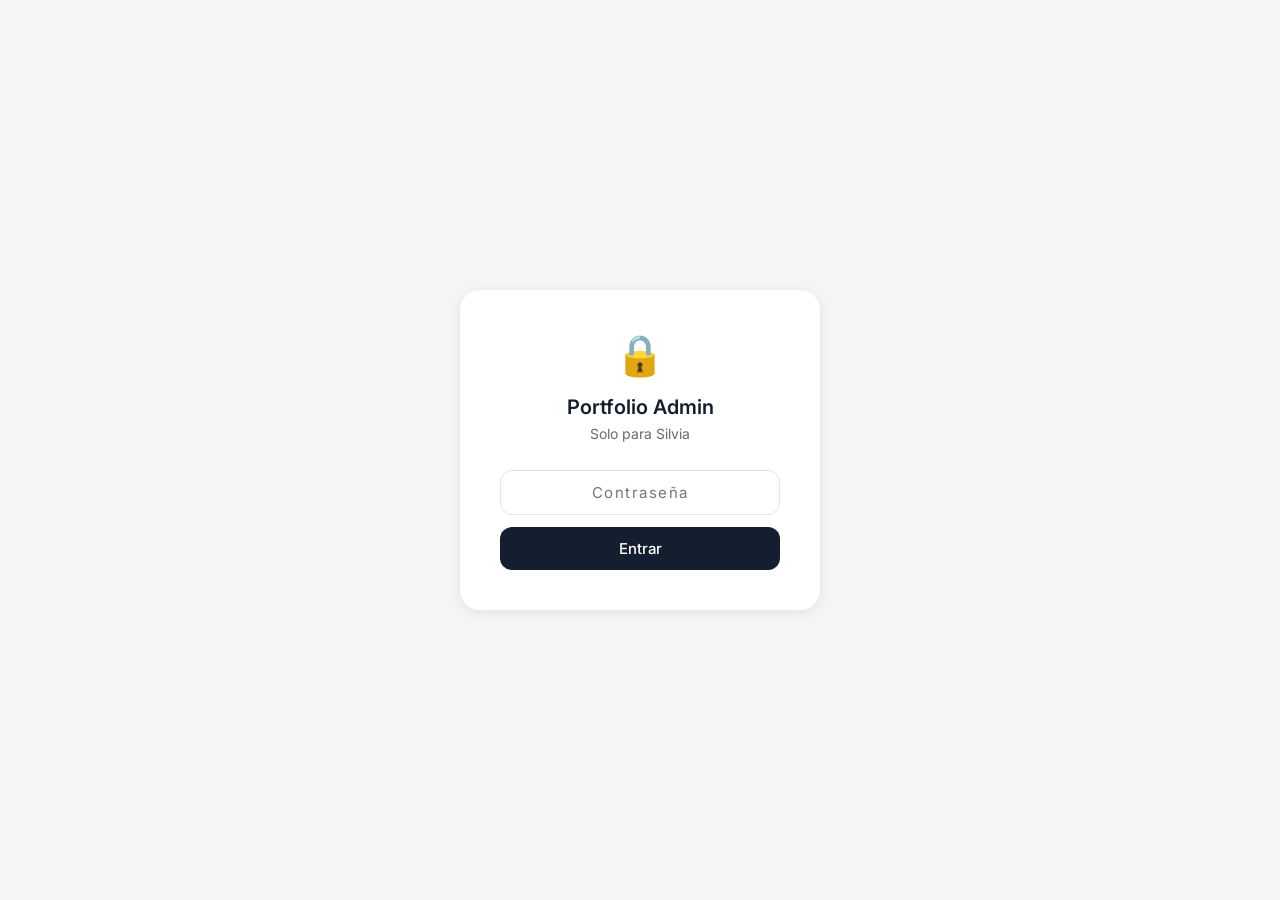
<file: admin.html>
<!DOCTYPE html>
<html lang="es">
<head>
  <meta charset="UTF-8">
  <meta name="viewport" content="width=device-width, initial-scale=1.0">
  <title>Admin — Silvia's Portfolio</title>
  <link href="https://fonts.googleapis.com/css2?family=Inter:wght@400;500;600&display=swap" rel="stylesheet">
  <style>
    * { box-sizing: border-box; margin: 0; padding: 0; }
    body { font-family: 'Inter', sans-serif; background: #f5f5f5; min-height: 100vh; color: #131e2e; }

    /* LOGIN */
    #login-screen { display: flex; align-items: center; justify-content: center; min-height: 100vh; }
    .login-box { background: white; border-radius: 20px; padding: 40px; width: 360px; box-shadow: 0 2px 12px rgba(0,0,0,0.08); text-align: center; }
    .login-emoji { font-size: 40px; margin-bottom: 16px; }
    .login-title { font-size: 20px; font-weight: 600; margin-bottom: 6px; }
    .login-sub   { font-size: 14px; color: #6b6b6b; margin-bottom: 28px; }
    .login-input { width: 100%; padding: 12px 16px; border: 1.5px solid #e4e4e4; border-radius: 12px; font-size: 15px; font-family: 'Inter', sans-serif; outline: none; margin-bottom: 12px; transition: border-color 0.2s; text-align: center; letter-spacing: 0.1em; }
    .login-input:focus { border-color: #c8d8f0; }
    .login-btn { width: 100%; padding: 12px; background: #131e2e; color: white; border: none; border-radius: 12px; font-size: 15px; font-weight: 500; font-family: 'Inter', sans-serif; cursor: pointer; transition: background 0.2s; }
    .login-btn:hover { background: #2a3a52; }
    .login-error { font-size: 13px; color: #e04444; margin-top: 10px; display: none; }

    /* DASHBOARD */
    #dashboard { display: none; }
    .dash-header { background: white; border-bottom: 1px solid #e4e4e4; padding: 16px 40px; display: flex; align-items: center; justify-content: space-between; position: sticky; top: 0; z-index: 20; }
    .dash-title { font-size: 17px; font-weight: 600; }
    .dash-sub   { font-size: 12px; color: #aaa; margin-top: 2px; }
    .header-actions { display: flex; gap: 8px; align-items: center; }
    .btn { font-size: 13px; cursor: pointer; padding: 7px 14px; border-radius: 100px; font-family: 'Inter', sans-serif; border: 1px solid #e4e4e4; background: none; color: #6b6b6b; transition: all 0.15s; white-space: nowrap; }
    .btn:hover { border-color: #131e2e; color: #131e2e; }
    .btn-primary { background: #131e2e; color: white; border-color: #131e2e; }
    .btn-primary:hover { background: #2a3a52; color: white; }
    .btn-danger { background: #e04444; color: white; border-color: #e04444; }
    .btn-danger:hover { background: #c03333; color: white; }

    /* BULK ACTION BAR */
    .bulk-bar { background: #131e2e; color: white; padding: 10px 40px; display: none; align-items: center; justify-content: space-between; font-size: 13px; position: sticky; top: 57px; z-index: 19; }
    .bulk-bar.visible { display: flex; }
    .bulk-bar-info { font-weight: 500; }
    .bulk-bar-actions { display: flex; gap: 8px; }
    .bulk-btn { font-size: 12px; cursor: pointer; padding: 5px 12px; border-radius: 100px; font-family: 'Inter', sans-serif; border: 1px solid rgba(255,255,255,0.3); background: none; color: white; transition: background 0.15s; }
    .bulk-btn:hover { background: rgba(255,255,255,0.15); }

    .dash-body { padding: 28px 40px; max-width: 1000px; margin: 0 auto; }

    /* STATS */
    .stats-row { display: grid; grid-template-columns: repeat(5, 1fr); gap: 14px; margin-bottom: 28px; }
    .stat-card { background: white; border-radius: 14px; padding: 18px 22px; box-shadow: 0 1px 3px rgba(0,0,0,0.06); cursor: default; transition: box-shadow 0.15s; }
    .stat-card.clickable { cursor: pointer; }
    .stat-card.clickable:hover { box-shadow: 0 4px 12px rgba(0,0,0,0.1); }
    .stat-num   { font-size: 28px; font-weight: 600; }
    .stat-label { font-size: 12px; color: #6b6b6b; margin-top: 3px; }
    .stat-card.highlight { background: #131e2e; }
    .stat-card.highlight .stat-num   { color: white; }
    .stat-card.highlight .stat-label { color: rgba(255,255,255,0.45); }
    .stat-card.active-filter { box-shadow: 0 0 0 2px #131e2e; }

    /* SECTION */
    .section { margin-bottom: 28px; }
    .section-header { display: flex; align-items: center; justify-content: space-between; margin-bottom: 12px; }
    .section-title { font-size: 14px; font-weight: 600; display: flex; align-items: center; gap: 6px; }
    .section-count { font-size: 12px; font-weight: 400; color: #aaa; }

    /* FILTERS */
    .filter-row { display: flex; gap: 6px; margin-bottom: 14px; flex-wrap: wrap; }
    .filter-pill { font-size: 12px; cursor: pointer; padding: 5px 12px; border-radius: 100px; font-family: 'Inter', sans-serif; border: 1px solid #e4e4e4; background: white; color: #6b6b6b; transition: all 0.15s; }
    .filter-pill:hover { border-color: #131e2e; color: #131e2e; }
    .filter-pill.active { background: #131e2e; color: white; border-color: #131e2e; }

    /* SELECT ALL ROW */
    .select-all-row { display: flex; align-items: center; gap: 10px; padding: 10px 16px; background: #f9f9f9; border-radius: 10px; margin-bottom: 8px; font-size: 13px; color: #6b6b6b; }
    .select-all-row input[type=checkbox] { width: 15px; height: 15px; cursor: pointer; accent-color: #131e2e; }

    /* SESSION GROUP */
    .session-group { background: white; border-radius: 14px; box-shadow: 0 1px 3px rgba(0,0,0,0.06); margin-bottom: 10px; overflow: hidden; border: 1.5px solid transparent; transition: border-color 0.15s; }
    .session-group.has-selected { border-color: #c8d8f0; }
    .session-header { padding: 10px 16px; display: flex; align-items: center; gap: 10px; border-bottom: 1px solid #f0f0f0; background: #fafafa; }
    .session-check { width: 15px; height: 15px; cursor: pointer; accent-color: #131e2e; flex-shrink: 0; }
    .session-info { flex: 1; display: flex; align-items: center; gap: 8px; }
    .session-badge { font-size: 11px; font-weight: 600; color: #4a6a9a; background: #eef3fa; border-radius: 100px; padding: 2px 9px; }
    .session-time { font-size: 12px; color: #aaa; }
    .session-unread-badge { font-size: 10px; font-weight: 600; color: white; background: #4a6a9a; border-radius: 100px; padding: 2px 7px; }

    /* MESSAGE ITEM */
    .message-item { padding: 11px 16px 11px 42px; display: flex; align-items: flex-start; gap: 10px; border-bottom: 1px solid #f5f5f5; position: relative; transition: background 0.15s; }
    .message-item:last-child { border-bottom: none; }
    .message-item.unread { background: #fafcff; }
    .message-item.unread:hover { background: #f0f6ff; cursor: pointer; }
    .message-check { position: absolute; left: 16px; top: 14px; width: 14px; height: 14px; cursor: pointer; accent-color: #131e2e; }
    .message-unread-dot { width: 6px; height: 6px; border-radius: 50%; background: #4a6a9a; flex-shrink: 0; margin-top: 6px; transition: opacity 0.2s; }
    .message-read-spacer { width: 6px; flex-shrink: 0; }
    .message-content { flex: 1; }
    .message-text { font-size: 14px; line-height: 1.5; color: #131e2e; }
    .message-time { font-size: 11px; color: #bbb; margin-top: 2px; }

    /* SHOW ALL TOGGLE */
    .show-all-btn { width: 100%; text-align: center; padding: 12px; font-size: 13px; color: #6b6b6b; cursor: pointer; background: white; border-radius: 14px; border: 1.5px dashed #e4e4e4; transition: all 0.15s; }
    .show-all-btn:hover { border-color: #131e2e; color: #131e2e; }

    /* REACTIONS */
    .reactions-grid { display: grid; grid-template-columns: repeat(auto-fill, minmax(210px, 1fr)); gap: 12px; }
    .reaction-card { background: white; border-radius: 14px; padding: 16px 18px; box-shadow: 0 1px 3px rgba(0,0,0,0.06); }
    .reaction-card-header { display: flex; align-items: center; justify-content: space-between; margin-bottom: 10px; }
    .reaction-msg-label { font-size: 12px; color: #6b6b6b; flex: 1; line-height: 1.3; }
    .reaction-total { font-size: 11px; font-weight: 600; color: #4a6a9a; background: #eef3fa; border-radius: 100px; padding: 2px 8px; margin-left: 8px; flex-shrink: 0; }
    .reaction-emoji-list { display: flex; flex-wrap: wrap; gap: 6px; margin-bottom: 6px; }
    .reaction-pill { display: inline-flex; align-items: center; gap: 4px; background: #f5f5f5; border-radius: 100px; padding: 5px 10px; font-size: 15px; }
    .reaction-pill-count { font-size: 12px; font-weight: 600; color: #131e2e; }
    .reaction-date { font-size: 11px; color: #bbb; }
    .new-badge { font-size: 10px; font-weight: 600; color: white; background: #c07050; border-radius: 100px; padding: 2px 7px; }

    /* VISITORS */
    .visitor-list { display: flex; flex-direction: column; gap: 10px; }
    .visitor-card {
      background: white; border-radius: 14px;
      box-shadow: 0 1px 3px rgba(0,0,0,0.06);
      overflow: hidden;
    }
    .visitor-header {
      padding: 14px 18px;
      display: flex; align-items: center; justify-content: space-between;
      border-bottom: 1px solid #f0f0f0;
    }
    .visitor-left { display: flex; align-items: center; gap: 10px; }
    .visitor-avatar {
      width: 32px; height: 32px; border-radius: 50%;
      background: #131e2e; color: white;
      display: flex; align-items: center; justify-content: center;
      font-size: 11px; font-weight: 600; letter-spacing: 0.05em; flex-shrink: 0;
    }
    .visitor-session { font-size: 13px; font-weight: 600; color: #131e2e; }
    .visitor-time { font-size: 11px; color: #aaa; margin-top: 1px; }
    .visitor-stats { display: flex; gap: 8px; }
    .visitor-stat-pill {
      font-size: 11px; font-weight: 500;
      border-radius: 100px; padding: 3px 9px;
    }
    .visitor-stat-pill.msgs { background: #eef3fa; color: #4a6a9a; }
    .visitor-stat-pill.reactions { background: #fdf3ee; color: #c07050; }
    .visitor-body { padding: 12px 18px; display: flex; flex-direction: column; gap: 8px; }
    .visitor-messages { display: flex; flex-direction: column; gap: 4px; }
    .visitor-msg {
      font-size: 13px; color: #131e2e; line-height: 1.4;
      padding: 7px 12px; background: #f7f9ff;
      border-radius: 8px; border-left: 2px solid #c8d8f0;
    }
    .visitor-msg-time { font-size: 11px; color: #bbb; margin-top: 2px; }
    .visitor-reactions { display: flex; flex-wrap: wrap; gap: 6px; padding-top: 4px; }
    .visitor-reaction-item {
      display: flex; align-items: center; gap: 5px;
      font-size: 12px; color: #6b6b6b;
      background: #f5f5f5; border-radius: 100px; padding: 4px 10px;
    }
    .visitor-reaction-label { font-size: 11px; color: #aaa; }

    .empty-state { text-align: center; padding: 40px; color: #6b6b6b; font-size: 14px; background: white; border-radius: 14px; }
    .loading-state { text-align: center; padding: 24px; color: #aaa; font-size: 14px; }
  </style>
</head>
<body>

  <div id="login-screen">
    <div class="login-box">
      <div class="login-emoji">🔒</div>
      <div class="login-title">Portfolio Admin</div>
      <div class="login-sub">Solo para Silvia</div>
      <input type="password" id="pw-input" class="login-input" placeholder="Contraseña" />
      <button class="login-btn" onclick="checkPassword()">Entrar</button>
      <div id="login-error" class="login-error">Contraseña incorrecta</div>
    </div>
  </div>

  <div id="dashboard">

    <!-- STICKY HEADER -->
    <div class="dash-header">
      <div>
        <div class="dash-title">Portfolio Admin 👋</div>
        <div class="dash-sub" id="last-updated">Cargando...</div>
      </div>
      <div class="header-actions">
        <button class="btn" onclick="loadData()">↻ Actualizar</button>
        <div class="btn" onclick="logout()">Salir</div>
      </div>
    </div>

    <!-- BULK ACTION BAR -->
    <div class="bulk-bar" id="bulk-bar">
      <div class="bulk-bar-info" id="bulk-info">0 seleccionados</div>
      <div class="bulk-bar-actions">
        <button class="bulk-btn" onclick="bulkMarkRead()">✓ Marcar como leídos</button>
        <button class="bulk-btn" onclick="clearSelection()">✕ Cancelar</button>
      </div>
    </div>

    <div class="dash-body">

      <!-- STATS — clickable filters -->
      <div class="stats-row">
        <div class="stat-card highlight clickable" id="stat-card-unread" onclick="setFilter('unread')">
          <div class="stat-num" id="stat-unread">—</div>
          <div class="stat-label">Sin leer</div>
        </div>
        <div class="stat-card clickable" id="stat-card-all" onclick="setFilter('all')">
          <div class="stat-num" id="stat-messages">—</div>
          <div class="stat-label">Mensajes totales</div>
        </div>
        <div class="stat-card">
          <div class="stat-num" id="stat-sessions">—</div>
          <div class="stat-label">Visitas únicas</div>
        </div>
        <div class="stat-card">
          <div class="stat-num" id="stat-reactions">—</div>
          <div class="stat-label">Reacciones</div>
        </div>
        <div class="stat-card" style="border: 1.5px solid #c07050;">
          <div class="stat-num" id="stat-new-reactions" style="color:#c07050;">—</div>
          <div class="stat-label">Reacciones nuevas</div>
        </div>
      </div>

      <!-- MESSAGES -->
      <div class="section">
        <div class="section-header">
          <div class="section-title">
            💌 Mensajes
            <span class="section-count" id="messages-count"></span>
          </div>
        </div>

        <!-- FILTERS -->
        <div class="filter-row">
          <div class="filter-pill active" id="filter-unread" onclick="setFilter('unread')">Sin leer</div>
          <div class="filter-pill" id="filter-all" onclick="setFilter('all')">Todos</div>
          <div class="filter-pill" id="filter-sessions" onclick="setFilter('sessions')">Por sesión</div>
        </div>

        <!-- SELECT ALL -->
        <div class="select-all-row" id="select-all-row">
          <input type="checkbox" id="select-all-cb" onchange="toggleSelectAll(this.checked)">
          <label for="select-all-cb" style="cursor:pointer">Seleccionar todos</label>
        </div>

        <div id="messages-list"><div class="loading-state">Cargando...</div></div>
      </div>

      <!-- REACTIONS -->
      <div class="section">
        <div class="section-title">✨ Reacciones por mensaje</div>
        <div id="reactions-grid" class="reactions-grid"><div class="loading-state">Cargando...</div></div>
      </div>

      <!-- VISITORS -->
      <div class="section">
        <div class="section-header">
          <div class="section-title">👤 Visitantes
            <span class="section-count" id="visitors-count"></span>
          </div>
        </div>
        <div id="visitors-list" class="visitor-list"><div class="loading-state">Cargando...</div></div>
      </div>

    </div>
  </div>

  <script>
    const SUPA_URL = 'https://ncgpeftflcvlvedmpfno.supabase.co';
    const SUPA_KEY = 'eyJhbGciOiJIUzI1NiIsInR5cCI6IkpXVCJ9.eyJpc3MiOiJzdXBhYmFzZSIsInJlZiI6Im5jZ3BlZnRmbGN2bHZlZG1wZm5vIiwicm9sZSI6ImFub24iLCJpYXQiOjE3NzM1ODU3OTUsImV4cCI6MjA4OTE2MTc5NX0.-5kdnQhtjg_4nebCeReHEE-rYZAulSlQYjA0M2LK5Zg';
    const ADMIN_PASSWORD = 'rosi2024';
    const MESSAGE_LABELS = [
      '🧚🏻‍♀️ Hi, I\'m Silvia!',
      '👵🏻 Silvi / Sil / Zirvi',
      '🤠 Product Designer at Ogilvy',
      '🌟 Open to new opportunities',
      '🌒 Dark past... events!',
      '🫡 Home office manager',
      '💖 Photo of Rosi',
      '💌 Drop me a message'
    ];

    let allMessages = [];
    let allReactions = [];
    let currentFilter = 'unread';
    let selectedIds = new Set();

    // AUTH
    function checkPassword() {
      const val = document.getElementById('pw-input').value;
      if (val === ADMIN_PASSWORD) {
        document.getElementById('login-screen').style.display = 'none';
        document.getElementById('dashboard').style.display = 'block';
        sessionStorage.setItem('admin_auth', '1');
        loadData();
      } else {
        document.getElementById('login-error').style.display = 'block';
        document.getElementById('pw-input').value = '';
      }
    }
    document.getElementById('pw-input').addEventListener('keydown', e => { if (e.key === 'Enter') checkPassword(); });
    function logout() { sessionStorage.removeItem('admin_auth'); document.getElementById('dashboard').style.display = 'none'; document.getElementById('login-screen').style.display = 'flex'; }
    if (sessionStorage.getItem('admin_auth') === '1') { document.getElementById('login-screen').style.display = 'none'; document.getElementById('dashboard').style.display = 'block'; loadData(); }

    // UTILS
    function formatTime(iso) {
      const d = new Date(iso);
      return d.toLocaleDateString('es-ES', { day: 'numeric', month: 'short', year: 'numeric' }) + ' · ' + d.toLocaleTimeString('es-ES', { hour: '2-digit', minute: '2-digit' });
    }
    function timeAgo(iso) {
      const diff = Math.floor((Date.now() - new Date(iso)) / 1000);
      if (diff < 60) return 'ahora mismo';
      if (diff < 3600) return `hace ${Math.floor(diff/60)} min`;
      if (diff < 86400) return `hace ${Math.floor(diff/3600)}h`;
      if (diff < 604800) return `hace ${Math.floor(diff/86400)} días`;
      return formatTime(iso);
    }
    async function supaFetch(table, params = '') {
      const res = await fetch(`${SUPA_URL}/rest/v1/${table}?${params}`, { headers: { 'apikey': SUPA_KEY, 'Authorization': `Bearer ${SUPA_KEY}` } });
      return res.json();
    }
    async function markRead(id) {
      await fetch(`${SUPA_URL}/rest/v1/messages?id=eq.${id}`, { method: 'PATCH', headers: { 'Content-Type': 'application/json', 'apikey': SUPA_KEY, 'Authorization': `Bearer ${SUPA_KEY}`, 'Prefer': 'return=minimal' }, body: JSON.stringify({ read: true }) });
    }

    // SELECTION
    function toggleSelectAll(checked) {
      const checkboxes = document.querySelectorAll('.message-check');
      checkboxes.forEach(cb => {
        cb.checked = checked;
        const id = cb.dataset.id;
        if (checked) selectedIds.add(id);
        else selectedIds.delete(id);
      });
      updateBulkBar();
    }
    function toggleSelect(id, checked) {
      if (checked) selectedIds.add(id);
      else selectedIds.delete(id);
      updateBulkBar();
      // update select-all state
      const all = document.querySelectorAll('.message-check');
      const allChecked = [...all].every(cb => cb.checked);
      document.getElementById('select-all-cb').checked = allChecked && all.length > 0;
    }
    function updateBulkBar() {
      const bar = document.getElementById('bulk-bar');
      const count = selectedIds.size;
      if (count > 0) {
        bar.classList.add('visible');
        document.getElementById('bulk-info').textContent = `${count} mensaje${count !== 1 ? 's' : ''} seleccionado${count !== 1 ? 's' : ''}`;
      } else {
        bar.classList.remove('visible');
      }
    }
    function clearSelection() {
      selectedIds.clear();
      document.querySelectorAll('.message-check').forEach(cb => cb.checked = false);
      document.getElementById('select-all-cb').checked = false;
      updateBulkBar();
    }
    async function bulkMarkRead() {
      const ids = [...selectedIds];
      for (const id of ids) {
        await markRead(id);
        // update local
        const msg = allMessages.find(m => m.id === id);
        if (msg) msg.read = true;
        // update DOM
        const el = document.querySelector(`.message-item[data-id="${id}"]`);
        if (el) { el.classList.remove('unread'); const dot = el.querySelector('.message-unread-dot'); if (dot) dot.style.opacity = '0'; }
      }
      clearSelection();
      updateStats();
      renderMessages();
    }

    // FILTER
    function setFilter(f) {
      currentFilter = f;
      ['unread','all','sessions'].forEach(k => {
        document.getElementById('filter-' + k)?.classList.toggle('active', k === f);
      });
      clearSelection();
      renderMessages();
    }

    // STATS
    function updateStats() {
      const unread = allMessages.filter(m => !m.read).length;
      const uniqueSessions = new Set(allMessages.filter(m => m.session_id).map(m => m.session_id)).size;
      document.getElementById('stat-messages').textContent  = allMessages.length;
      document.getElementById('stat-reactions').textContent = allReactions.length;
      document.getElementById('stat-unread').textContent    = unread;
      document.getElementById('stat-sessions').textContent  = uniqueSessions || '—';
    }

    // RENDER MESSAGES
    function renderMessages() {
      const msgList = document.getElementById('messages-list');
      const selectAllRow = document.getElementById('select-all-row');

      if (!allMessages.length) {
        msgList.innerHTML = '<div class="empty-state">Aún no hay mensajes 💌</div>';
        selectAllRow.style.display = 'none';
        document.getElementById('messages-count').textContent = '';
        return;
      }

      if (currentFilter === 'sessions') {
        // Group by session
        selectAllRow.style.display = 'none';
        const groups = {};
        allMessages.forEach(msg => {
          const key = msg.session_id || ('solo-' + msg.id);
          if (!groups[key]) groups[key] = { session_id: msg.session_id, messages: [], unreadCount: 0 };
          groups[key].messages.push(msg);
          if (!msg.read) groups[key].unreadCount++;
        });

        const total = allMessages.length;
        document.getElementById('messages-count').textContent = `(${total})`;
        msgList.innerHTML = '';

        Object.entries(groups).forEach(([key, group]) => {
          const lastMsg = group.messages[0];
          const sessionLabel = group.session_id ? 'Sesión ' + group.session_id : 'Sin sesión';
          const msgCount = group.messages.length + (group.messages.length > 1 ? ' msgs' : ' msg');

          const groupEl = document.createElement('div');
          groupEl.className = 'session-group';
          groupEl.innerHTML = `
            <div class="session-header">
              <div class="session-info">
                <span class="session-badge">${sessionLabel}</span>
                <span class="session-time">${timeAgo(lastMsg.created_at)} · ${msgCount}</span>
                ${group.unreadCount > 0 ? `<span class="session-unread-badge">${group.unreadCount} sin leer</span>` : ''}
              </div>
            </div>
            <div class="session-messages"></div>
          `;
          msgList.appendChild(groupEl);
          const sessionMsgs = groupEl.querySelector('.session-messages');
          [...group.messages].reverse().forEach(msg => renderMessageItem(msg, sessionMsgs));
        });

      } else {
        // Flat list — unread or all
        let msgs = currentFilter === 'unread' ? allMessages.filter(m => !m.read) : allMessages;
        const unreadCount = allMessages.filter(m => !m.read).length;

        document.getElementById('messages-count').textContent = `(${msgs.length})`;
        selectAllRow.style.display = msgs.length ? 'flex' : 'none';
        msgList.innerHTML = '';

        if (!msgs.length && currentFilter === 'unread') {
          msgList.innerHTML = '<div class="empty-state">🎉 ¡Todo leído! No hay mensajes sin leer.</div>';
          selectAllRow.style.display = 'none';
          return;
        }

        const listEl = document.createElement('div');
        listEl.className = 'session-group';
        msgList.appendChild(listEl);
        msgs.forEach(msg => renderMessageItem(msg, listEl));

        // Show "ver todos" button when in unread mode and there are read messages
        if (currentFilter === 'unread' && allMessages.length > unreadCount) {
          const showAllBtn = document.createElement('div');
          showAllBtn.className = 'show-all-btn';
          showAllBtn.textContent = `Ver también los ${allMessages.length - unreadCount} mensajes leídos`;
          showAllBtn.onclick = () => setFilter('all');
          msgList.appendChild(showAllBtn);
        }
      }
    }

    function renderMessageItem(msg, container) {
      const el = document.createElement('div');
      el.className = 'message-item' + (msg.read ? '' : ' unread');
      el.dataset.id = msg.id;
      el.innerHTML = `
        <input type="checkbox" class="message-check" data-id="${msg.id}" onchange="toggleSelect('${msg.id}', this.checked)" onclick="event.stopPropagation()">
        ${!msg.read ? '<div class="message-unread-dot"></div>' : '<div class="message-read-spacer"></div>'}
        <div class="message-content">
          <div class="message-text">${msg.content}</div>
          <div class="message-time">${formatTime(msg.created_at)}</div>
        </div>
      `;
      if (!msg.read) {
        el.addEventListener('click', async (e) => {
          if (e.target.type === 'checkbox') return;
          el.classList.remove('unread');
          const dot = el.querySelector('.message-unread-dot');
          if (dot) dot.style.opacity = '0';
          await markRead(msg.id);
          msg.read = true;
          updateStats();
          // If in unread filter, remove from view
          if (currentFilter === 'unread') {
            el.style.opacity = '0';
            el.style.transition = 'opacity 0.3s';
            setTimeout(() => { el.remove(); renderMessages(); }, 300);
          }
        });
        el.title = 'Click para marcar como leído';
      }
      container.appendChild(el);
    }

    // RENDER REACTIONS
    function renderReactions() {
      const reactionsGrid = document.getElementById('reactions-grid');
      if (!allReactions.length) { reactionsGrid.innerHTML = '<div class="empty-state">Aún no hay reacciones ✨</div>'; return; }

      const grouped = {};
      allReactions.forEach(r => {
        if (!grouped[r.message_index]) grouped[r.message_index] = { emojis: {}, dates: [] };
        grouped[r.message_index].emojis[r.emoji] = (grouped[r.message_index].emojis[r.emoji] || 0) + 1;
        if (r.created_at) grouped[r.message_index].dates.push(r.created_at);
      });

      reactionsGrid.innerHTML = '';
      Object.entries(grouped)
        .sort((a, b) => Object.values(b[1].emojis).reduce((s,v)=>s+v,0) - Object.values(a[1].emojis).reduce((s,v)=>s+v,0))
        .forEach(([idx, data]) => {
          const card = document.createElement('div');
          card.className = 'reaction-card';
          const label = MESSAGE_LABELS[idx] || ('Mensaje ' + (parseInt(idx)+1));
          const total = Object.values(data.emojis).reduce((a,b)=>a+b,0);
          const latestDate = data.dates.length ? timeAgo(data.dates.sort().reverse()[0]) : '';
          const sortedEmojis = Object.entries(data.emojis).sort((a,b)=>b[1]-a[1]);
          card.innerHTML = `
            <div class="reaction-card-header">
              <div class="reaction-msg-label">${label}</div>
              <div class="reaction-total">${total}</div>
            </div>
            <div class="reaction-emoji-list">
              ${sortedEmojis.map(([e,c]) => `<div class="reaction-pill">${e}<span class="reaction-pill-count">${c}</span></div>`).join('')}
            </div>
            ${latestDate ? `<div class="reaction-date">Último: ${latestDate}</div>` : ''}
          `;
          reactionsGrid.appendChild(card);
        });
    }

    // LOAD DATA
    async function loadData() {
      document.getElementById('last-updated').textContent = 'Actualizando...';
      const [messages, reactions] = await Promise.all([
        supaFetch('messages', 'order=created_at.desc'),
        supaFetch('reactions', 'order=created_at.desc')
      ]);
      allMessages = Array.isArray(messages) ? messages : [];
      allReactions = Array.isArray(reactions) ? reactions : [];
      clearSelection();
      updateStats();
      renderMessages();
      renderReactions();
      renderVisitors();
      document.getElementById('last-updated').textContent = 'Actualizado: ' + timeAgo(new Date().toISOString());
    }

    function renderVisitors() {
      const visitorsList = document.getElementById('visitors-list');

      // Build a map of all sessions from messages + reactions
      const sessions = {};

      allMessages.forEach(msg => {
        const sid = msg.session_id || null;
        if (!sid) return;
        if (!sessions[sid]) sessions[sid] = { id: sid, messages: [], reactions: [], firstSeen: msg.created_at, lastSeen: msg.created_at };
        sessions[sid].messages.push(msg);
        if (msg.created_at < sessions[sid].firstSeen) sessions[sid].firstSeen = msg.created_at;
        if (msg.created_at > sessions[sid].lastSeen)  sessions[sid].lastSeen  = msg.created_at;
      });

      allReactions.forEach(r => {
        const sid = r.session_id || null;
        if (!sid) return;
        if (!sessions[sid]) sessions[sid] = { id: sid, messages: [], reactions: [], firstSeen: r.created_at, lastSeen: r.created_at };
        sessions[sid].reactions.push(r);
        if (r.created_at < sessions[sid].firstSeen) sessions[sid].firstSeen = r.created_at;
        if (r.created_at > sessions[sid].lastSeen)  sessions[sid].lastSeen  = r.created_at;
      });

      const sessionList = Object.values(sessions).sort((a, b) => new Date(b.lastSeen) - new Date(a.lastSeen));
      document.getElementById('visitors-count').textContent = sessionList.length ? `(${sessionList.length})` : '';

      if (!sessionList.length) {
        visitorsList.innerHTML = '<div class="empty-state">Aún no hay visitantes con sesión registrada</div>';
        return;
      }

      visitorsList.innerHTML = '';
      sessionList.forEach(session => {
        const card = document.createElement('div');
        card.className = 'visitor-card';

        const msgCount = session.messages.length;
        const reactionCount = session.reactions.length;

        // Group reactions by message_index
        const reactionsByMsg = {};
        session.reactions.forEach(r => {
          const label = MESSAGE_LABELS[r.message_index] || ('Mensaje ' + (parseInt(r.message_index)+1));
          if (!reactionsByMsg[label]) reactionsByMsg[label] = [];
          reactionsByMsg[label].push(r.emoji);
        });

        card.innerHTML = `
          <div class="visitor-header">
            <div class="visitor-left">
              <div class="visitor-avatar">${session.id}</div>
              <div>
                <div class="visitor-session">Sesión ${session.id}</div>
                <div class="visitor-time">${timeAgo(session.lastSeen)} · primera visita: ${formatTime(session.firstSeen)}</div>
              </div>
            </div>
            <div class="visitor-stats">
              ${msgCount ? `<span class="visitor-stat-pill msgs">💌 ${msgCount} mensaje${msgCount !== 1 ? 's' : ''}</span>` : ''}
              ${reactionCount ? `<span class="visitor-stat-pill reactions">✨ ${reactionCount} reaccion${reactionCount !== 1 ? 'es' : ''}</span>` : ''}
            </div>
          </div>
          <div class="visitor-body">
            ${msgCount ? `
              <div class="visitor-messages">
                ${session.messages.map(m => `
                  <div class="visitor-msg">
                    ${m.content}
                    <div class="visitor-msg-time">${formatTime(m.created_at)}</div>
                  </div>
                `).join('')}
              </div>
            ` : ''}
            ${reactionCount ? `
              <div>
                <div class="visitor-reaction-label">Reacciones:</div>
                <div class="visitor-reactions">
                  ${Object.entries(reactionsByMsg).map(([label, emojis]) =>
                    `<div class="visitor-reaction-item">${[...new Set(emojis)].join('')} <span>${label}</span></div>`
                  ).join('')}
                </div>
              </div>
            ` : ''}
          </div>
        `;
        visitorsList.appendChild(card);
      });
    }

    setInterval(loadData, 60000);

    // ── New reactions tracking ────────────────────────────────────────────
    const LAST_VISIT_KEY = 'admin_last_visit';

    function getLastVisit() {
      return localStorage.getItem(LAST_VISIT_KEY) || null;
    }

    function saveLastVisit() {
      localStorage.setItem(LAST_VISIT_KEY, new Date().toISOString());
    }

    // Save last visit on load and on logout
    const _origLogout = logout;
    function logout() {
      saveLastVisit();
      _origLogout();
    }

    // Override renderReactions to use lastVisit
    const _origRenderReactions = renderReactions;
    function renderReactions() {
      const reactionsGrid = document.getElementById('reactions-grid');
      if (!allReactions.length) { reactionsGrid.innerHTML = '<div class="empty-state">Aún no hay reacciones ✨</div>'; return; }

      const lastVisit = getLastVisit();

      const grouped = {};
      allReactions.forEach(r => {
        if (!grouped[r.message_index]) grouped[r.message_index] = { emojis: {}, dates: [], newCount: 0 };
        grouped[r.message_index].emojis[r.emoji] = (grouped[r.message_index].emojis[r.emoji] || 0) + 1;
        if (r.created_at) {
          grouped[r.message_index].dates.push(r.created_at);
          if (lastVisit && new Date(r.created_at) > new Date(lastVisit)) {
            grouped[r.message_index].newCount++;
          }
        }
      });

      // Update stat
      const totalNew = Object.values(grouped).reduce((s, d) => s + d.newCount, 0);
      document.getElementById('stat-new-reactions').textContent = totalNew || '—';

      reactionsGrid.innerHTML = '';
      Object.entries(grouped)
        .sort((a, b) => Object.values(b[1].emojis).reduce((s,v)=>s+v,0) - Object.values(a[1].emojis).reduce((s,v)=>s+v,0))
        .forEach(([idx, data]) => {
          const card = document.createElement('div');
          card.className = 'reaction-card';
          const label = MESSAGE_LABELS[idx] || ('Mensaje ' + (parseInt(idx)+1));
          const total = Object.values(data.emojis).reduce((a,b)=>a+b,0);
          const latestDate = data.dates.length ? timeAgo(data.dates.sort().reverse()[0]) : '';
          const sortedEmojis = Object.entries(data.emojis).sort((a,b)=>b[1]-a[1]);
          card.innerHTML = `
            <div class="reaction-card-header">
              <div class="reaction-msg-label">${label}</div>
              <div style="display:flex;gap:6px;align-items:center;">
                ${data.newCount > 0 ? `<span class="new-badge">+${data.newCount} new</span>` : ''}
                <div class="reaction-total">${total}</div>
              </div>
            </div>
            <div class="reaction-emoji-list">
              ${sortedEmojis.map(([e,c]) => `<div class="reaction-pill">${e}<span class="reaction-pill-count">${c}</span></div>`).join('')}
            </div>
            ${latestDate ? `<div class="reaction-date">Último: ${latestDate}</div>` : ''}
          `;
          reactionsGrid.appendChild(card);
        });

      // Save visit timestamp after rendering
      saveLastVisit();
    }
  </script>
</body>
</html>
</file>
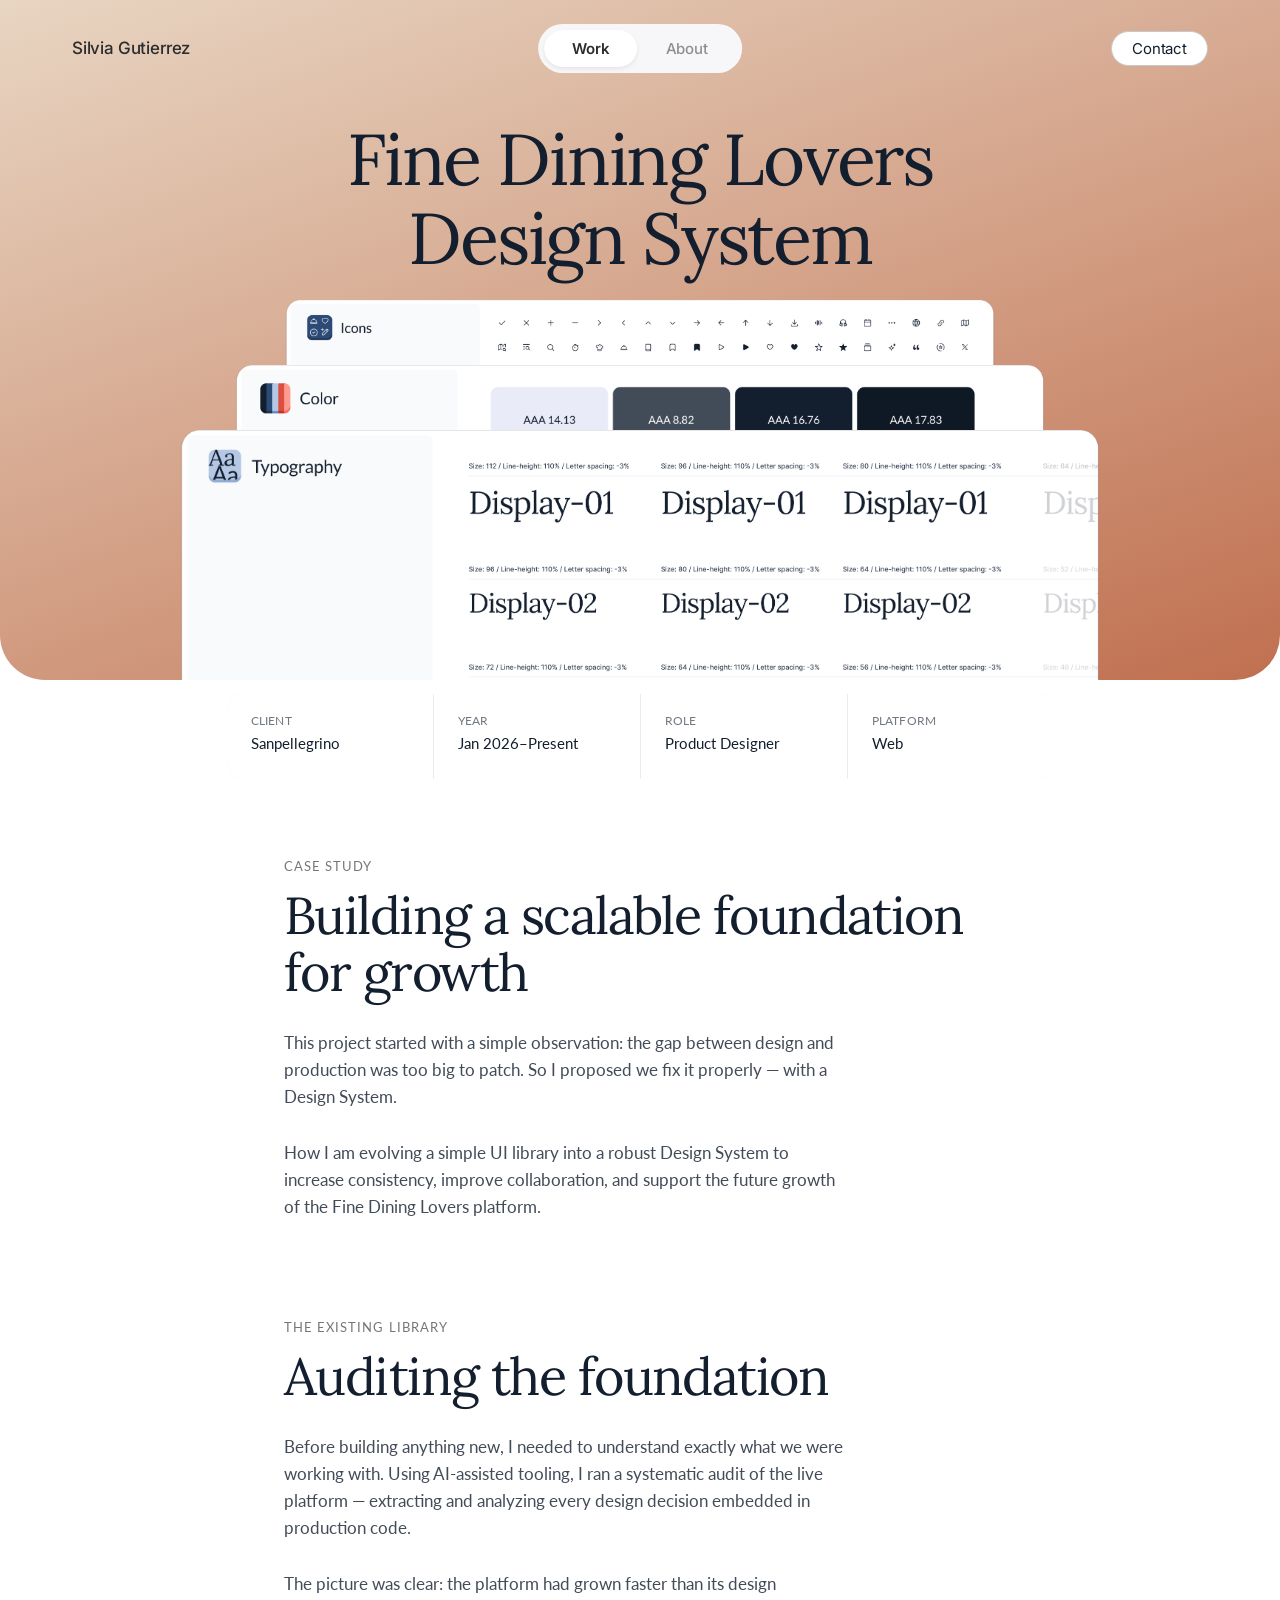
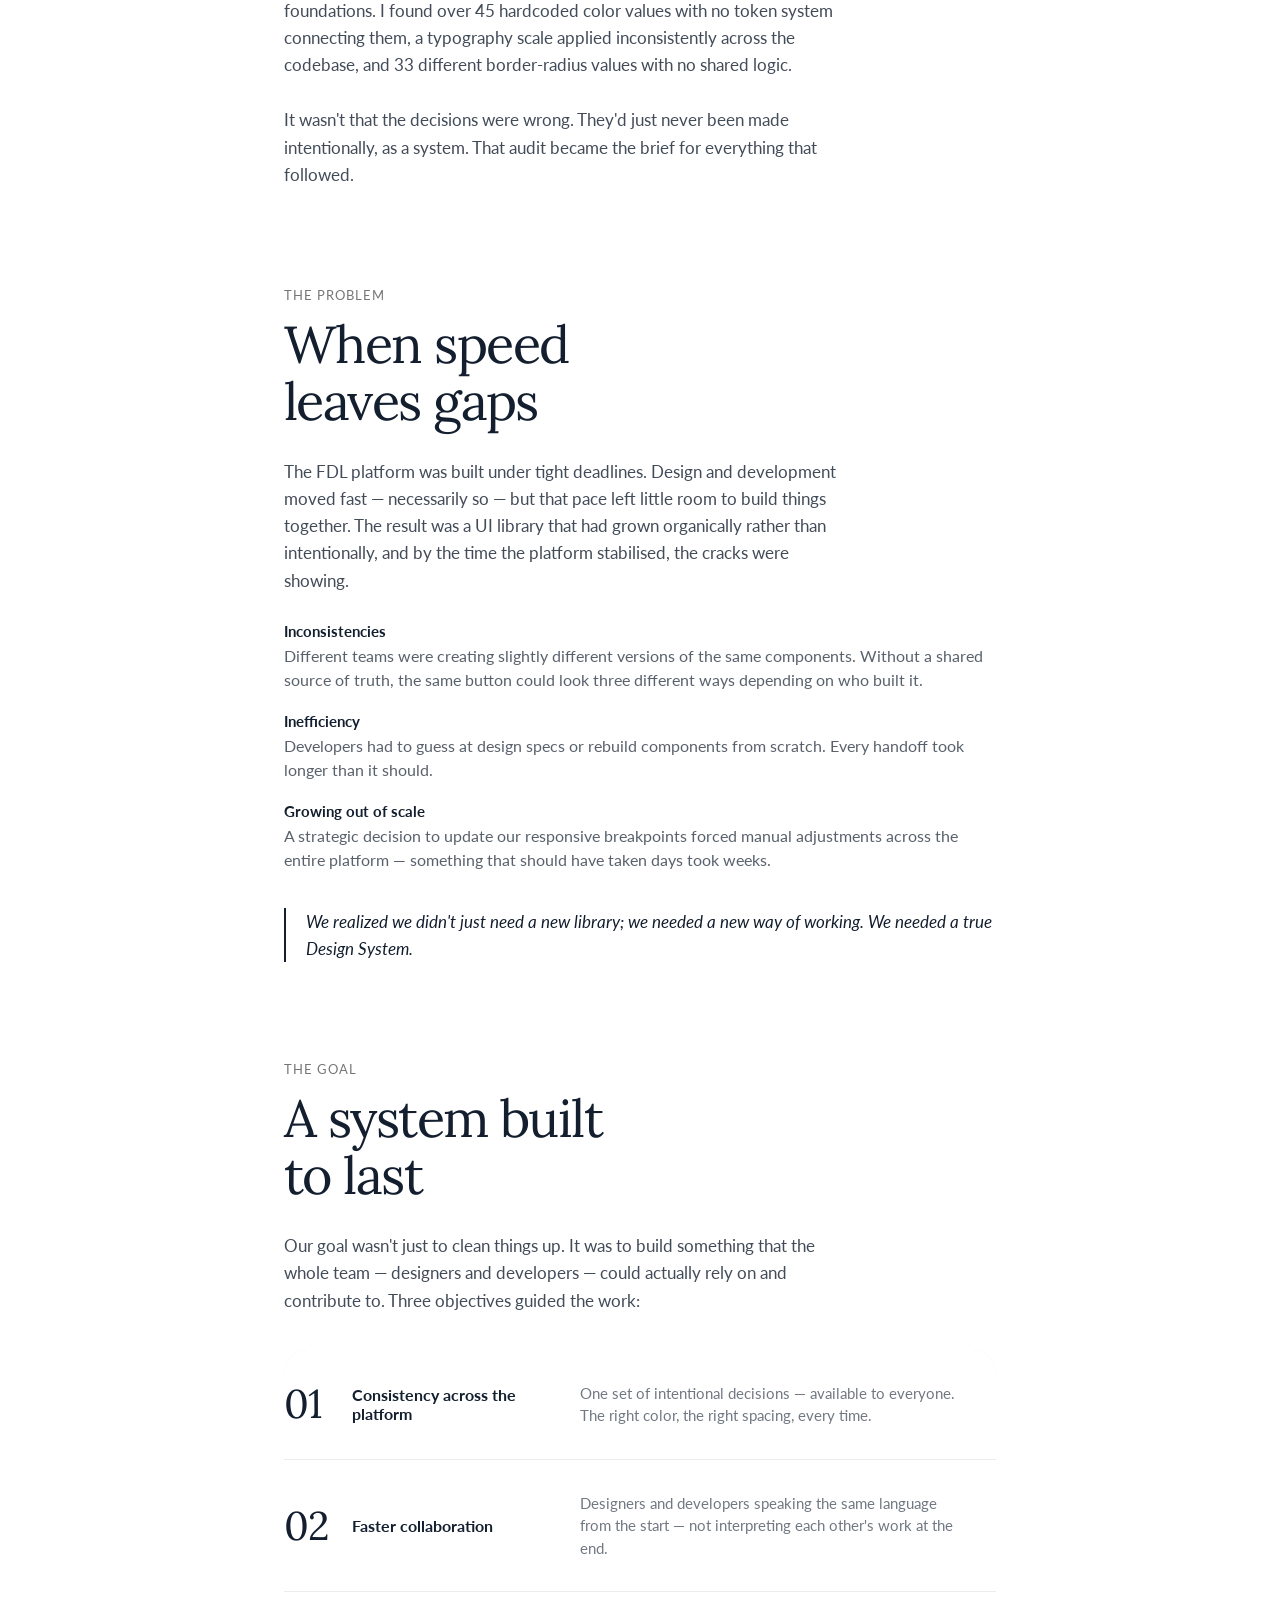
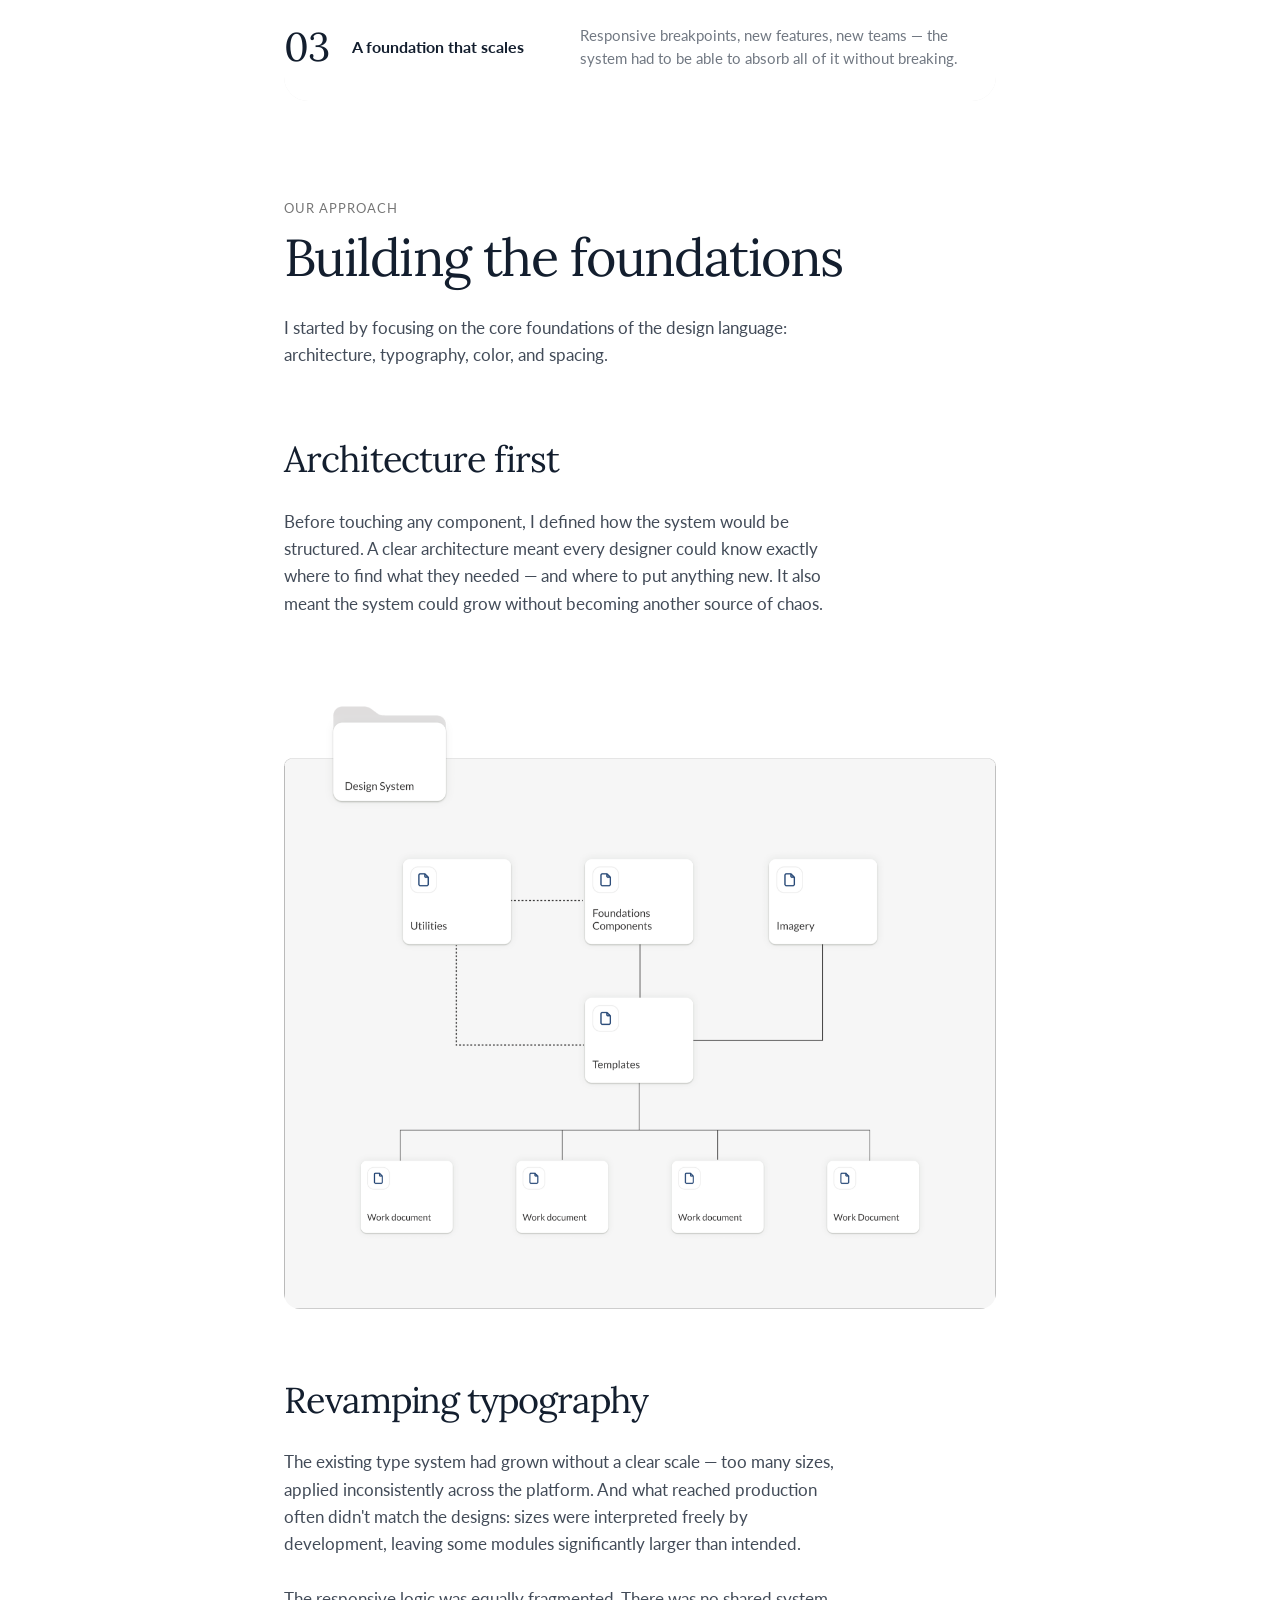
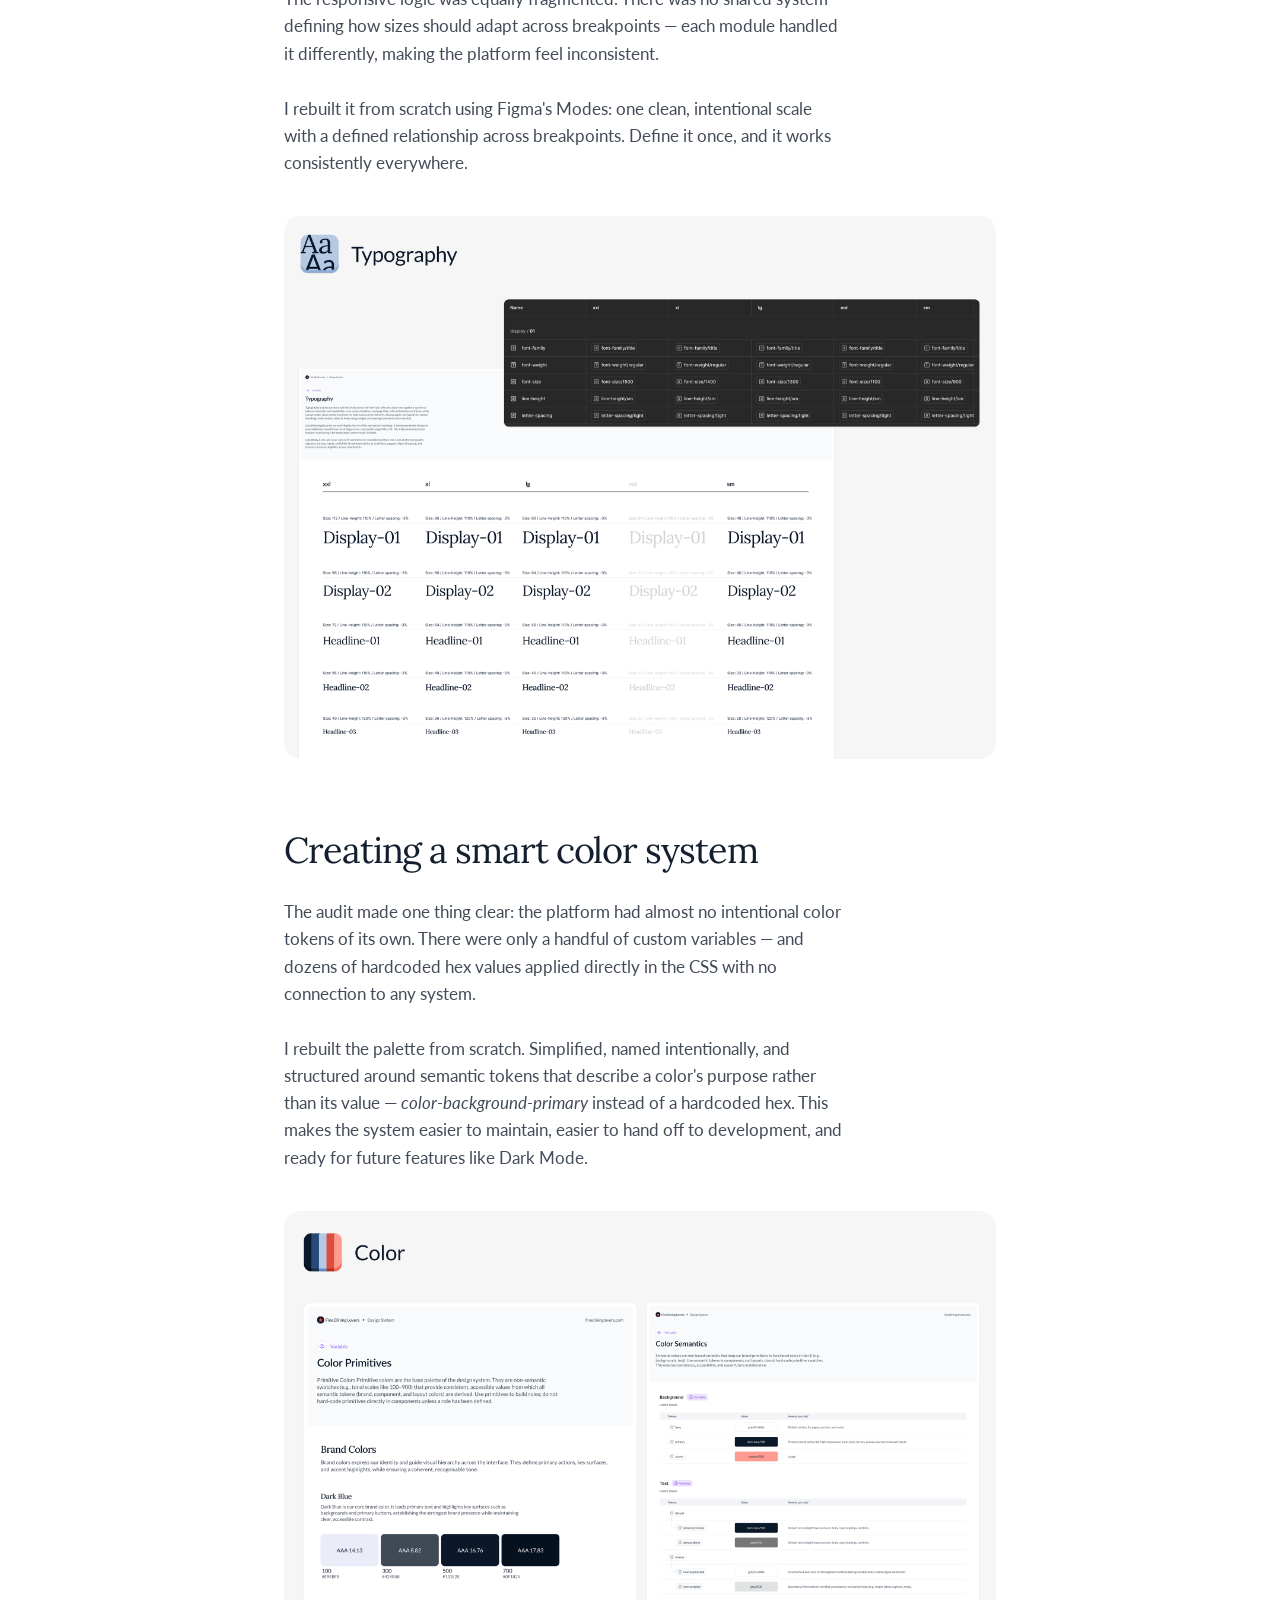
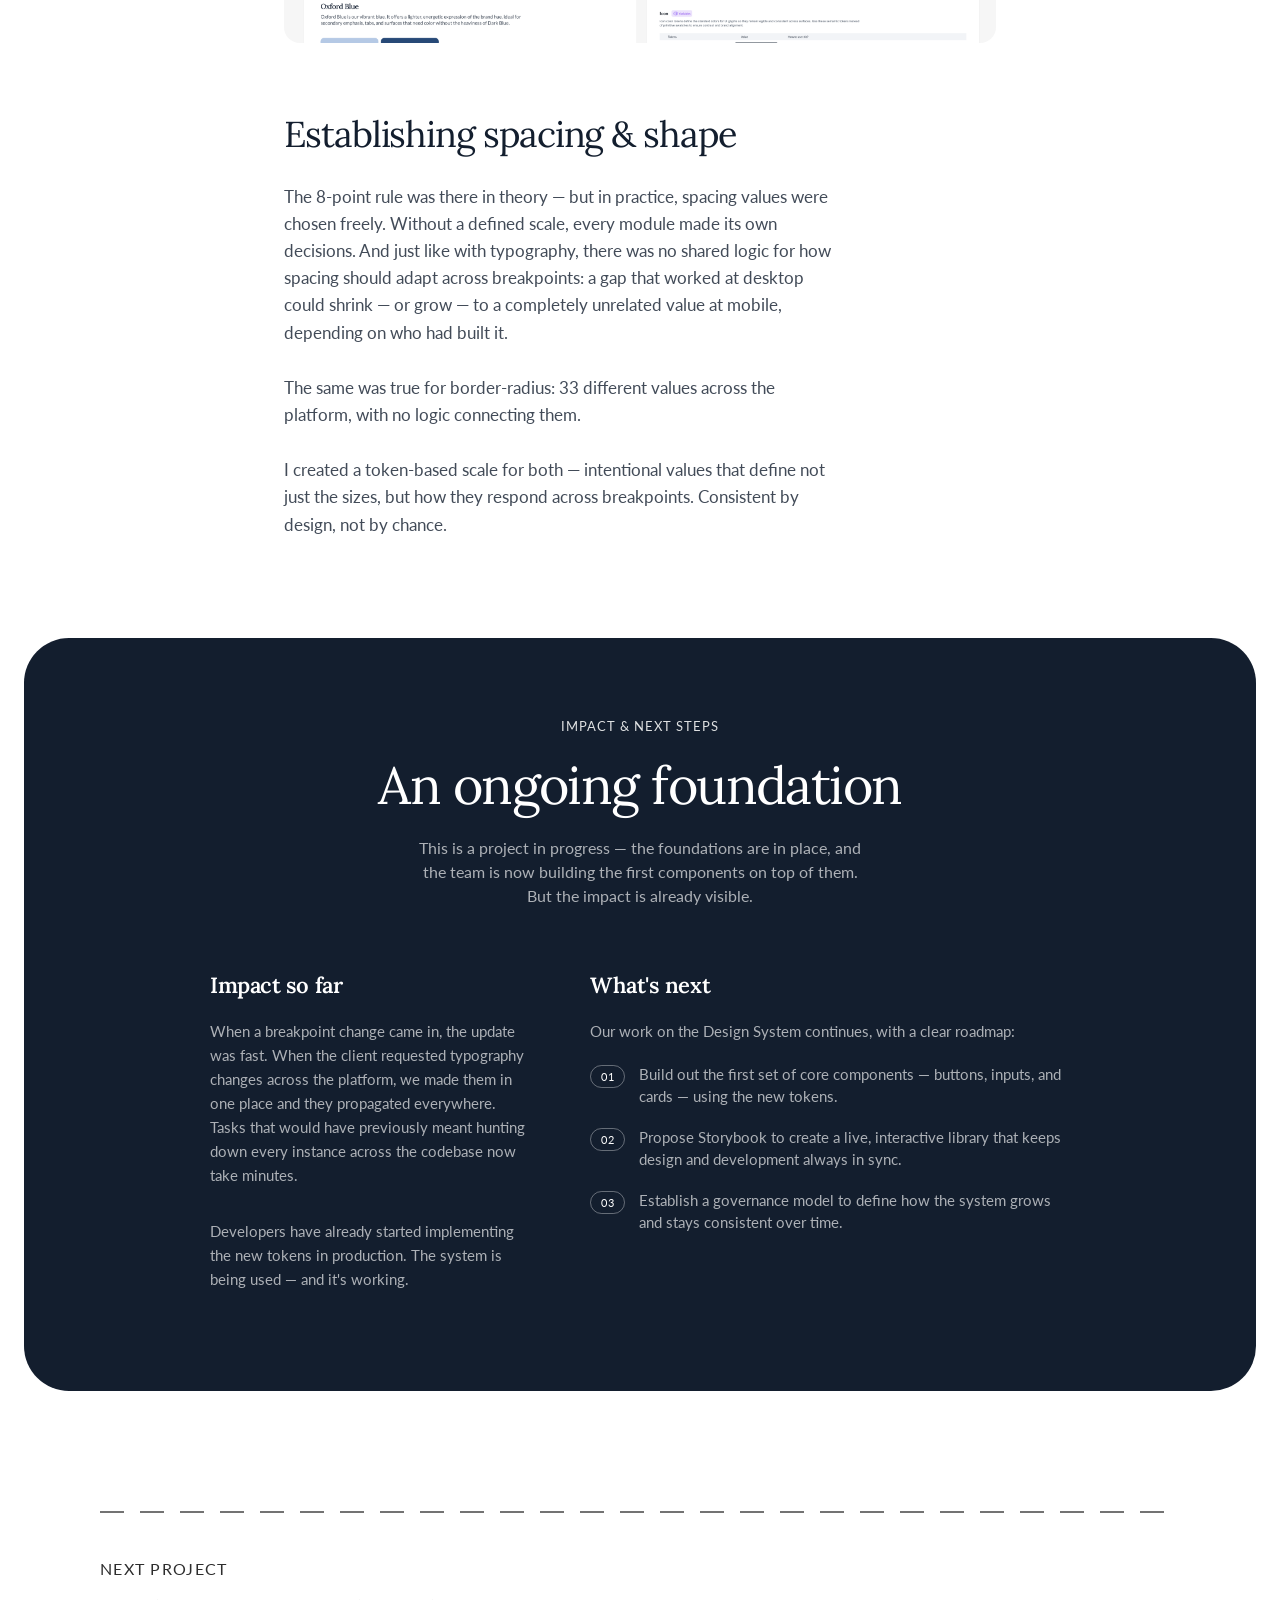
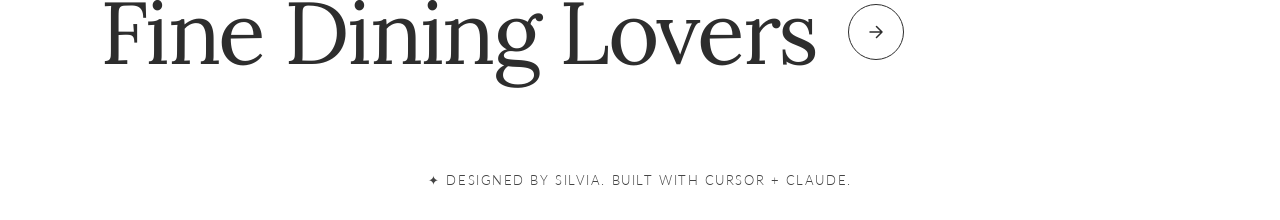
<file: fdl-design-system.html>
<!DOCTYPE html>
<html lang="en">
<head>
  <meta charset="UTF-8" />
  <meta name="viewport" content="width=device-width, initial-scale=1.0" />
  <link rel="icon" type="image/png" href="images/favicon.png" />
  <title>FDL Design System – Silvia Gutierrez</title>
  <link rel="stylesheet" href="fdl-design-system.css" />
  <link href="https://fonts.googleapis.com/css2?family=Inter:wght@400;500;600&family=Lora:wght@400;600&family=Lato:wght@400;500;700&display=swap" rel="stylesheet" />
</head>
<body data-nav-active="work">

  <!-- NAVBAR -->
  <div id="nav-root"></div>

  <main class="case-main">

    <!-- HEADER -->
    <section class="cs-header" aria-label="Case study header">
      <h1 class="cs-header-title">Fine Dining Lovers<br>Design System</h1>
      <div class="cs-header-img" aria-hidden="true">
        <img src="images/ds-case/header/Icons.png"      alt="" class="cs-header-layer" />
        <img src="images/ds-case/header/Colors.png"     alt="" class="cs-header-layer" />
        <img src="images/ds-case/header/Typography.png" alt="" class="cs-header-layer" />
      </div>
    </section>

    <!-- INTRO INFO BAR -->
    <div class="intro-info">
      <div class="intro-info-item">
        <p class="intro-label">Client</p>
        <p class="intro-value">Sanpellegrino</p>
      </div>
      <div class="intro-info-item">
        <p class="intro-label">Year</p>
        <p class="intro-value">Jan 2026–Present</p>
      </div>
      <div class="intro-info-item">
        <p class="intro-label">Role</p>
        <p class="intro-value">Product Designer</p>
      </div>
      <div class="intro-info-item">
        <p class="intro-label">Platform</p>
        <p class="intro-value">Web</p>
      </div>
    </div>

    <!-- INTRO -->
    <section class="ds-content" aria-labelledby="intro-heading">
      <div class="ds-intro">
        <p class="ds-tagline">CASE STUDY</p>
        <h2 class="ds-intro-title" id="intro-heading">Building a scalable foundation<br>for growth</h2>
        <p class="ds-intro-desc">This project started with a simple observation: the gap between design and production was too big to patch. So I proposed we fix it properly — with a Design System.</p>
        <p class="ds-intro-desc">How I am evolving a simple UI library into a robust Design System to increase consistency, improve collaboration, and support the future growth of the Fine Dining Lovers platform.</p>
      </div>
    </section>

    <!-- AUDIT -->
    <section class="ds-content ds-section-gap" aria-labelledby="audit-heading">
      <p class="ds-label">THE EXISTING LIBRARY</p>
      <h2 class="ds-heading" id="audit-heading">Auditing the foundation</h2>
      <p class="ds-body">Before building anything new, I needed to understand exactly what we were working with. Using AI-assisted tooling, I ran a systematic audit of the live platform — extracting and analyzing every design decision embedded in production code.</p>
      <p class="ds-body">The picture was clear: the platform had grown faster than its design foundations. I found over 45 hardcoded color values with no token system connecting them, a typography scale applied inconsistently across the codebase, and 33 different border-radius values with no shared logic.</p>
      <p class="ds-body">It wasn't that the decisions were wrong. They'd just never been made intentionally, as a system. That audit became the brief for everything that followed.</p>
    </section>

    <!-- PROBLEM -->
    <section class="ds-content ds-section-gap" aria-labelledby="problem-heading">
      <p class="ds-label">THE PROBLEM</p>
      <h2 class="ds-heading" id="problem-heading">When speed<br>leaves gaps</h2>
      <p class="ds-body">The FDL platform was built under tight deadlines. Design and development moved fast — necessarily so — but that pace left little room to build things together. The result was a UI library that had grown organically rather than intentionally, and by the time the platform stabilised, the cracks were showing.</p>
      <div class="ds-pain-points">
        <div class="ds-pain-point">
          <h4 class="ds-pain-title">Inconsistencies</h4>
          <p class="ds-pain-desc">Different teams were creating slightly different versions of the same components. Without a shared source of truth, the same button could look three different ways depending on who built it.</p>
        </div>
        <div class="ds-pain-point">
          <h4 class="ds-pain-title">Inefficiency</h4>
          <p class="ds-pain-desc">Developers had to guess at design specs or rebuild components from scratch. Every handoff took longer than it should.</p>
        </div>
        <div class="ds-pain-point">
          <h4 class="ds-pain-title">Growing out of scale</h4>
          <p class="ds-pain-desc">A strategic decision to update our responsive breakpoints forced manual adjustments across the entire platform — something that should have taken days took weeks.</p>
        </div>
      </div>
      <p class="ds-callout">We realized we didn't just need a new library; we needed a new way of working. We needed a true Design System.</p>
    </section>

    <!-- GOAL -->
    <section class="ds-content ds-section-gap" aria-labelledby="goal-heading">
      <p class="ds-label">THE GOAL</p>
      <h2 class="ds-heading" id="goal-heading">A system built<br>to last</h2>
      <p class="ds-body">Our goal wasn't just to clean things up. It was to build something that the whole team — designers and developers — could actually rely on and contribute to. Three objectives guided the work:</p>
      <div class="ds-goal-cards">
        <div class="ds-goal-card">
          <span class="ds-goal-num">01</span>
          <h3 class="ds-goal-title">Consistency across the platform</h3>
          <p class="ds-goal-desc">One set of intentional decisions — available to everyone. The right color, the right spacing, every time.</p>
        </div>
        <div class="ds-goal-card">
          <span class="ds-goal-num">02</span>
          <h3 class="ds-goal-title">Faster collaboration</h3>
          <p class="ds-goal-desc">Designers and developers speaking the same language from the start — not interpreting each other's work at the end.</p>
        </div>
        <div class="ds-goal-card">
          <span class="ds-goal-num">03</span>
          <h3 class="ds-goal-title">A foundation that scales</h3>
          <p class="ds-goal-desc">Responsive breakpoints, new features, new teams — the system had to be able to absorb all of it without breaking.</p>
        </div>
      </div>
    </section>

    <!-- APPROACH -->
    <section class="ds-content ds-section-gap" aria-labelledby="approach-heading">
      <p class="ds-label">OUR APPROACH</p>
      <h2 class="ds-heading" id="approach-heading">Building the foundations</h2>
      <p class="ds-body">I started by focusing on the core foundations of the design language: architecture, typography, color, and spacing.</p>
    </section>

    <!-- Step 1 -->
    <section class="ds-content ds-step-gap">
      <h3 class="ds-step-title">Architecture first</h3>
      <p class="ds-body">Before touching any component, I defined how the system would be structured. A clear architecture meant every designer could know exactly where to find what they needed — and where to put anything new. It also meant the system could grow without becoming another source of chaos.</p>
      <div class="ds-img-block">
        <img src="images/ds-case/structure-ds.png" alt="Design System structure diagram" />
      </div>
    </section>

    <!-- Step 2 -->
    <section class="ds-content ds-step-gap">
      <h3 class="ds-step-title">Revamping typography</h3>
      <p class="ds-body">The existing type system had grown without a clear scale — too many sizes, applied inconsistently across the platform. And what reached production often didn't match the designs: sizes were interpreted freely by development, leaving some modules significantly larger than intended.</p>
      <p class="ds-body">The responsive logic was equally fragmented. There was no shared system defining how sizes should adapt across breakpoints — each module handled it differently, making the platform feel inconsistent.</p>
      <p class="ds-body">I rebuilt it from scratch using Figma's Modes: one clean, intentional scale with a defined relationship across breakpoints. Define it once, and it works consistently everywhere.</p>
      <div class="ds-img-block">
        <img src="images/ds-case/typography-ds.png" alt="Typography scale and primitives" />
      </div>
    </section>

    <!-- Step 3 -->
    <section class="ds-content ds-step-gap">
      <h3 class="ds-step-title">Creating a smart color system</h3>
      <p class="ds-body">The audit made one thing clear: the platform had almost no intentional color tokens of its own. There were only a handful of custom variables — and dozens of hardcoded hex values applied directly in the CSS with no connection to any system.</p>
      <p class="ds-body">I rebuilt the palette from scratch. Simplified, named intentionally, and structured around semantic tokens that describe a color's purpose rather than its value — <em>color-background-primary</em> instead of a hardcoded hex. This makes the system easier to maintain, easier to hand off to development, and ready for future features like Dark Mode.</p>
      <div class="ds-img-block">
        <img src="images/ds-case/color-ds.png" alt="Color semantic tokens" />
      </div>
    </section>

    <!-- Step 4 -->
    <section class="ds-content ds-step-gap">
      <h3 class="ds-step-title">Establishing spacing & shape</h3>
      <p class="ds-body">The 8-point rule was there in theory — but in practice, spacing values were chosen freely. Without a defined scale, every module made its own decisions. And just like with typography, there was no shared logic for how spacing should adapt across breakpoints: a gap that worked at desktop could shrink — or grow — to a completely unrelated value at mobile, depending on who had built it.</p>
      <p class="ds-body">The same was true for border-radius: 33 different values across the platform, with no logic connecting them.</p>
      <p class="ds-body">I created a token-based scale for both — intentional values that define not just the sizes, but how they respond across breakpoints. Consistent by design, not by chance.</p>
    </section>

    <!-- IMPACT -->
    <section class="ds-impact-section">
      <div class="ds-impact-inner">
        <div class="ds-impact-header">
          <p class="ds-impact-tag">IMPACT & NEXT STEPS</p>
          <h2 class="ds-impact-title">An ongoing foundation</h2>
          <p class="ds-impact-desc">This is a project in progress — the foundations are in place, and the team is now building the first components on top of them. But the impact is already visible.</p>
        </div>
        <div class="ds-impact-cols">
          <div class="ds-impact-col">
            <h3 class="ds-impact-col-title">Impact so far</h3>
            <p class="ds-impact-col-body">When a breakpoint change came in, the update was fast. When the client requested typography changes across the platform, we made them in one place and they propagated everywhere. Tasks that would have previously meant hunting down every instance across the codebase now take minutes.</p>
            <p class="ds-impact-col-body" style="margin-top:12px">Developers have already started implementing the new tokens in production. The system is being used — and it's working.</p>
          </div>
          <div class="ds-impact-col">
            <h3 class="ds-impact-col-title">What's next</h3>
            <p class="ds-impact-col-body">Our work on the Design System continues, with a clear roadmap:</p>
            <div class="ds-roadmap">
              <div class="ds-roadmap-item">
                <span class="ds-roadmap-badge" aria-label="Step 1">01</span>
                <p>Build out the first set of core components — buttons, inputs, and cards — using the new tokens.</p>
              </div>
              <div class="ds-roadmap-item">
                <span class="ds-roadmap-badge" aria-label="Step 2">02</span>
                <p>Propose Storybook to create a live, interactive library that keeps design and development always in sync.</p>
              </div>
              <div class="ds-roadmap-item">
                <span class="ds-roadmap-badge" aria-label="Step 3">03</span>
                <p>Establish a governance model to define how the system grows and stays consistent over time.</p>
              </div>
            </div>
          </div>
        </div>
      </div>
    </section>

    <section class="cs-next">
      <a href="fdl-case-study.html" class="cs-next-link">
        <span class="cs-next-label">Next Project</span>
        <div class="cs-next-title-row">
          <h2 class="cs-next-title">Fine Dining Lovers</h2>
          <span class="cs-next-arrow"><svg width="14" height="14" viewBox="0 0 14 14" fill="none" xmlns="http://www.w3.org/2000/svg" aria-hidden="true"><path d="M1 7H13M13 7L7.5 1.5M13 7L7.5 12.5" stroke="currentColor" stroke-width="1.5" stroke-linecap="round" stroke-linejoin="round"/></svg></span>
        </div>
      </a>
    </section>

    <p style="text-align:center;font-family:var(--font-lato);font-size:13px;font-weight:300;color:#444444;padding:8px 0 32px;letter-spacing:0.12em;text-transform:uppercase;">
      ✦ Designed by Silvia. Built with Cursor + Claude.
    </p>

  </main>

  <script src="components/nav.js"></script>

  <script>
    // Filing-cabinet hover: lift each layer based on cursor Y position
    (function () {
      const imgWrap = document.querySelector('.cs-header-img');
      const layers  = Array.from(document.querySelectorAll('.cs-header-layer'));
      if (!imgWrap || !layers.length) return;

      // Matches the `top` values of Colors and Typography layers
      const THRESHOLDS = [65, 130];

      imgWrap.addEventListener('mousemove', (e) => {
        const rect = imgWrap.getBoundingClientRect();
        const cy = e.clientY - rect.top;
        const idx = cy < THRESHOLDS[0] ? 0 : cy < THRESHOLDS[1] ? 1 : 2;
        layers.forEach((l, i) => l.classList.toggle('is-hovered', i === idx));
      });

      imgWrap.addEventListener('mouseleave', () => {
        layers.forEach(l => l.classList.remove('is-hovered'));
      });
    })();
  </script>

</body>
</html>
</file>
<file: fdl-design-system.css>
/* =============================================
   VARIABLES
   ============================================= */
   :root {
    --font:      'Inter', sans-serif;
    --font-lato: 'Lato', sans-serif;
    --font-lora: 'Lora', serif;
    --dark:      #2d2d2d;
    --black:     #131e2e;
    --grey:      #8e8e93;
    --grey-sub:  #595959;
    --border:    #ececec;
    --pill-bg:   #f7f7f9;
    --white:     #ffffff;
    --nav-h:     96px;
  }
  
  /* =============================================
     ACCESSIBILITY
     ============================================= */
  .sr-only {
    position: absolute;
    width: 1px; height: 1px;
    padding: 0; margin: -1px;
    overflow: hidden;
    clip: rect(0,0,0,0);
    white-space: nowrap;
    border: 0;
  }
  
  /* =============================================
     RESET
     ============================================= */
  *, *::before, *::after { box-sizing: border-box; margin: 0; padding: 0; }
  html, body {
    width: 100%;
    font-family: var(--font);
    background: var(--white);
    color: var(--dark);
    -webkit-font-smoothing: antialiased;
  }
  a { text-decoration: none; color: inherit; }
  img { display: block; }
  
  /* =============================================
     NAVBAR
     ============================================= */
  .nav {
    position: fixed; top: 0; left: 0; right: 0;
    z-index: 100;
    height: var(--nav-h);
    background: transparent;
    display: flex; align-items: center;
    justify-content: space-between;
    padding: 0 72px;
    transition: transform 0.3s ease;
  }
  .nav--hidden { transform: translateY(-100%); }
  .nav-logo { display: flex; align-items: center; gap: 12px; }
  .nav-name {
    font-size: 17px; font-weight: 500;
    color: var(--dark); letter-spacing: -0.01em;
    white-space: nowrap;
  }
  .nav-pill {
    position: absolute; left: 50%; transform: translateX(-50%);
    display: flex; align-items: center;
    background: var(--pill-bg);
    border-radius: 100px; padding: 6px;
  }
  .nav-pill-link {
    font-size: 15px; font-weight: 500;
    color: var(--grey);
    padding: 9px 28px; border-radius: 100px;
    letter-spacing: -0.01em;
    transition: all 0.2s ease;
    white-space: nowrap;
  }
  .nav-pill-link.active {
    background: var(--white); color: var(--dark); font-weight: 600;
    box-shadow: 0 2px 4px rgba(0,0,0,0.08);
  }
  .nav-contact-btn {
    font-size: 15px; font-weight: 400; color: var(--black);
    border: 1.5px solid #c8c8c8; border-radius: 100px;
    padding: 7px 20px; letter-spacing: -0.01em;
    transition: border-color 0.2s;
  }
  .nav-contact-btn:hover { border-color: var(--dark); background: rgba(0,0,0,0.03); }
  
  /* =============================================
     MAIN
     ============================================= */
  .case-main { margin-top: 0; }
  
  /* =============================================
     HEADER
     ============================================= */
  .cs-header {
    position: relative;
    height: 680px;
    background: linear-gradient(160deg, #e8d5c2 0%, #c07050 100%);
    border-radius: 0 0 45px 45px;
    overflow: hidden;
  }
  .cs-header-title {
    position: absolute;
    top: 120px; left: 50%; transform: translateX(-50%);
    font-family: var(--font-lora);
    font-size: 72px; font-weight: 400;
    color: var(--black);
    text-align: center;
    line-height: 1.1; letter-spacing: -0.03em;
    white-space: nowrap;
  }
  .cs-header-img {
    position: absolute;
    bottom: 0; left: 50%; transform: translateX(-50%);
    width: 920px;
    height: 380px;
  }
  .cs-header-layer {
    position: absolute;
    left: 50%; transform: translateX(-50%);
    height: auto;
    transition: transform 0.35s cubic-bezier(0.34, 1.2, 0.64, 1);
  }
  /* Icons — back, smallest */
  .cs-header-layer:nth-child(1) { width: 710px; top: 0;    z-index: 1; }
  /* Colors — middle */
  .cs-header-layer:nth-child(2) { width: 810px; top: 65px; z-index: 2; }
  /* Typography — front, largest */
  .cs-header-layer:nth-child(3) { width: 920px; top: 130px; z-index: 3; }
  
  .cs-header-layer.is-hovered {
    transform: translateX(-50%) translateY(-20px);
    /* no z-index change: stays in its natural position in the stack */
  }
  
  /* =============================================
     INTRO INFO BAR
     ============================================= */
  .intro-info {
    width: 827px; height: 85px;
    margin: 14px auto 0;
    display: grid; grid-template-columns: repeat(4, 1fr);
    gap: 1px; background: var(--border);
    border-radius: 16px; overflow: hidden;
  }
  .intro-info-item {
    background: var(--white);
    padding: 20px 24px 0;
    display: flex; flex-direction: column; gap: 4px;
  }
  .intro-label {
    font-family: var(--font-lato);
    font-size: 12px; text-transform: uppercase;
    color: rgba(19,30,46,0.6);
    line-height: 1.2; letter-spacing: 0.02em;
  }
  .intro-value {
    font-family: var(--font-lato);
    font-size: 15px; color: var(--black); line-height: 1.5;
  }
  
  /* =============================================
     CONTENT WRAPPER
     ============================================= */
  .ds-content {
    max-width: 760px;
    margin: 0 auto;
    padding: 0 24px;
    display: flex;
    flex-direction: column;
    gap: 28px;
  }
  .ds-section-gap { margin-top: 100px; }
  .ds-step-gap    { margin-top: 72px; }
  
  /* =============================================
     TYPOGRAPHY TOKENS
     ============================================= */
  .ds-tagline,
  .ds-label {
    font-family: var(--font-lato);
    font-size: 13px; text-transform: uppercase;
    letter-spacing: 0.08em; line-height: 1.2;
    color: #767676;
  }
  .ds-heading {
    font-family: var(--font-lora);
    font-size: 52px; font-weight: 400;
    color: var(--black);
    line-height: 1.1; letter-spacing: -0.03em;
  }
  .ds-intro-title {
    font-family: var(--font-lora);
    font-size: 52px; font-weight: 400;
    color: var(--black);
    line-height: 1.1; letter-spacing: -0.03em;
  }
  .ds-intro-desc,
  .ds-body {
    font-family: var(--font-lato);
    font-size: 17px; line-height: 1.6;
    color: rgba(19,30,46,0.8);
    max-width: 560px;
  }
  .ds-callout {
    font-family: var(--font-lato);
    font-size: 17px; line-height: 1.6;
    color: var(--black);
    font-style: italic;
    border-left: 2px solid var(--black);
    padding-left: 20px;
    margin-top: 8px;
  }
  .ds-label + .ds-heading,
  .ds-tagline + .ds-intro-title {
    margin-top: -16px;
  }
  .ds-step-num {
    font-family: var(--font-lora);
    font-size: 56px; font-weight: 400;
    color: rgba(19,30,46,0.1);
    line-height: 1; letter-spacing: -0.03em;
  }
  .ds-step-title {
    font-family: var(--font-lora);
    font-size: 36px; font-weight: 400;
    color: var(--black);
    line-height: 1.1; letter-spacing: -0.03em;
  }
  
  /* =============================================
     INTRO BLOCK
     ============================================= */
  .ds-intro {
    padding-top: 80px;
    display: flex;
    flex-direction: column;
    gap: 28px;
  }
  
  /* =============================================
     PAIN POINTS
     ============================================= */
  .ds-pain-points {
    display: flex;
    flex-direction: column;
    gap: 20px;
  }
  .ds-pain-point { display: flex; flex-direction: column; gap: 4px; }
  .ds-pain-title {
    font-family: var(--font-lato);
    font-size: 15px; font-weight: 700;
    color: var(--black);
  }
  .ds-pain-desc {
    font-family: var(--font-lato);
    font-size: 16px; line-height: 1.5;
    color: rgba(19,30,46,0.7);
  }
  
  /* =============================================
     IMAGE BLOCK
     ============================================= */
  .ds-img-block {
    width: 100%;
    margin-top: 12px;
  }
  .ds-img-block img {
    width: 100%;
    height: auto;
    border-radius: 16px;
    display: block;
  }
  .ds-placeholder {
    width: 100%; height: 400px;
    background: #f1f2f2;
    border-radius: 16px;
    border: 2px dashed rgba(19,30,46,0.12);
    display: flex; align-items: center; justify-content: center;
    font-family: var(--font-lato);
    font-size: 13px;
    color: rgba(19,30,46,0.3);
    text-align: center;
    padding: 24px;
  }
  
  /* =============================================
     GOAL CARDS
     ============================================= */
  .ds-goal-cards {
    display: flex;
    flex-direction: column;
    gap: 1px;
    background: var(--border);
    border-radius: 24px;
    overflow: hidden;
    margin-top: 8px;
  }
  .ds-goal-card {
    background: var(--white);
    padding: 32px 32px 32px 0px;
    display: flex;
    align-items: center;
    gap: 28px;
  }
  .ds-goal-num {
    font-family: var(--font-lora);
    font-size: 40px; font-weight: 400;
    color: var(--black);
    line-height: 1; letter-spacing: -0.03em;
    flex-shrink: 0;
    width: 40px;
  }
  .ds-goal-title {
    font-family: var(--font-lato);
    font-size: 16px; font-weight: 700;
    color: var(--black);
    flex-shrink: 0;
    width: 200px;
  }
  .ds-goal-desc {
    font-family: var(--font-lato);
    font-size: 15px; line-height: 1.5;
    color: rgba(19,30,46,0.6);
  }
  
  /* =============================================
     IMPACT SECTION
     ============================================= */
  .ds-impact-section {
    padding: 0 24px;
    margin: 100px 0 120px;
  }
  .ds-impact-inner {
    background: var(--black);
    border-radius: 45px;
    padding: 80px 100px 100px;
    display: flex;
    flex-direction: column;
    align-items: center;
    gap: 64px;
  }
  .ds-impact-header {
    display: flex;
    flex-direction: column;
    align-items: center;
    gap: 24px;
    text-align: center;
  }
  .ds-impact-tag {
    font-family: var(--font-lato);
    font-size: 13px; text-transform: uppercase;
    color: #DFE1E2;
    letter-spacing: 0.08em;
  }
  .ds-impact-title {
    font-family: var(--font-lora);
    font-size: 52px; font-weight: 400;
    color: var(--white);
    line-height: 1.05; letter-spacing: -0.03em;
  }
  .ds-impact-desc {
    font-family: var(--font-lato);
    font-size: 16px; line-height: 1.5;
    color: rgba(255,255,255,0.65);
    max-width: 460px;
    text-align: center;
  }
  .ds-impact-cols {
    display: flex;
    width: 100%;
    max-width: 860px;
    gap: 60px;
  }
  .ds-impact-col {
    flex: 2;
    display: flex;
    flex-direction: column;
    gap: 20px;
  }
  .ds-impact-col:last-child {
    flex: 3;
  }
  .ds-impact-col-title {
    font-family: var(--font-lora);
    font-size: 22px; font-weight: 600;
    color: var(--white);
    line-height: 1.2; letter-spacing: -0.02em;
  }
  .ds-impact-col-body {
    font-family: var(--font-lato);
    font-size: 15px; line-height: 1.6;
    color: rgba(255,255,255,0.65);
  }
  .ds-roadmap {
    display: flex;
    flex-direction: column;
    gap: 18px;
  }
  .ds-roadmap-item {
    display: flex;
    gap: 14px;
    align-items: flex-start;
  }
  .ds-roadmap-badge {
    font-family: var(--font-lato);
    font-size: 11px; text-transform: uppercase;
    letter-spacing: 0.06em;
    color: var(--white);
    border: 1px solid rgba(255,255,255,0.35);
    border-radius: 100px;
    padding: 4px 10px;
    white-space: nowrap;
    flex-shrink: 0;
    margin-top: 2px;
  }
  .ds-roadmap-item p {
    font-family: var(--font-lato);
    font-size: 15px; line-height: 1.5;
    color: rgba(255,255,255,0.65);
  }
  
  /* =============================================
     NEXT PROJECT FOOTER
     ============================================= */
  .cs-next {
    margin: 60px 100px 40px;
    background-image: repeating-linear-gradient(90deg, rgba(0,0,0,0.55) 0, rgba(0,0,0,0.55) 24px, transparent 24px, transparent 40px);
    background-size: 40px 2px;
    background-repeat: repeat-x;
    background-position: top;
  }
  .cs-next-link {
    display: flex;
    flex-direction: column;
    align-items: flex-start;
    padding: 48px 0;
    transition: opacity 0.2s ease;
  }
  .cs-next-link:hover { opacity: 1; }
  .cs-next-label {
    font-family: var(--font-lato);
    font-size: 16px; text-transform: uppercase;
    letter-spacing: 0.08em; color: var(--dark);
    margin-bottom: 10px;
  }
  .cs-next-title-row {
    display: flex;
    align-items: center;
    gap: 32px;
  }
  .cs-next-title {
    font-family: var(--font-lora);
    font-size: 88px; font-weight: 400;
    color: var(--dark);
    line-height: 1; letter-spacing: -0.03em;
  }
  .cs-next-arrow {
    width: 56px; height: 56px;
    border-radius: 50%;
    border: 1.5px solid var(--dark);
    display: flex; align-items: center; justify-content: center;
    color: var(--dark);
    flex-shrink: 0;
    transition: background 0.2s, color 0.2s;
  }
  .cs-next-link:hover .cs-next-arrow {
    background: var(--dark);
    color: var(--white);
  }
  
  /* =============================================
     RESPONSIVE — MOBILE
     ============================================= */
  @media (max-width: 768px) {
  
    /* NAV */
    .nav { padding: 0 20px; }
    .nav-name { font-size: 16px; }
    .nav-name-last { display: none; }
    .nav-pill-link { padding: 9px 16px; font-size: 14px; }
    .nav-contact-btn { padding: 7px 14px; font-size: 14px; }
  
    /* HEADER */
    .cs-header { height: 500px; }
    .cs-header-title {
      font-size: 42px;
      top: 96px;
      width: 90%;
      white-space: normal;
    }
    .cs-header-img {
      bottom: 0;
      left: 50%;
      transform: translateX(-50%);
      width: 100%;
      height: 240px;
    }
    .cs-header-layer { left: 50%; transform: translateX(-50%); }
    .cs-header-layer:nth-child(1) { width: 77%; top: 0; }
    .cs-header-layer:nth-child(2) { width: 88%; top: 44px; }
    .cs-header-layer:nth-child(3) { width: 100%; top: 88px; }
  
    /* INTRO INFO */
    .intro-info {
      width: calc(100% - 32px);
      height: auto;
      grid-template-columns: repeat(2, 1fr);
    }
    .intro-info-item { padding: 16px 16px 16px; }
  
    /* CONTENT */
    .ds-content { padding: 0 16px; }
    .ds-section-gap { margin-top: 64px; }
    .ds-step-gap { margin-top: 48px; }
    .ds-heading, .ds-intro-title { font-size: 36px; }
    .ds-step-title { font-size: 28px; }
    .ds-intro { padding-top: 48px; }
  
    /* GOAL CARDS */
    .ds-goal-card { padding: 20px 16px 20px 0; gap: 12px; flex-wrap: wrap; }
    .ds-goal-title { width: auto; }
  
    /* IMPACT */
    .ds-impact-section { padding: 0 16px; margin: 64px 0 80px; }
    .ds-impact-inner { padding: 48px 28px 56px; border-radius: 28px; gap: 40px; }
    .ds-impact-title { font-size: 36px; }
    .ds-impact-cols { flex-direction: column; gap: 40px; }
  
    /* NEXT PROJECT */
    .cs-next { margin: 40px 0 0; }
    .cs-next-link { padding: 40px 24px; }
    .cs-next-title { font-size: 48px; }
  }
</file>
